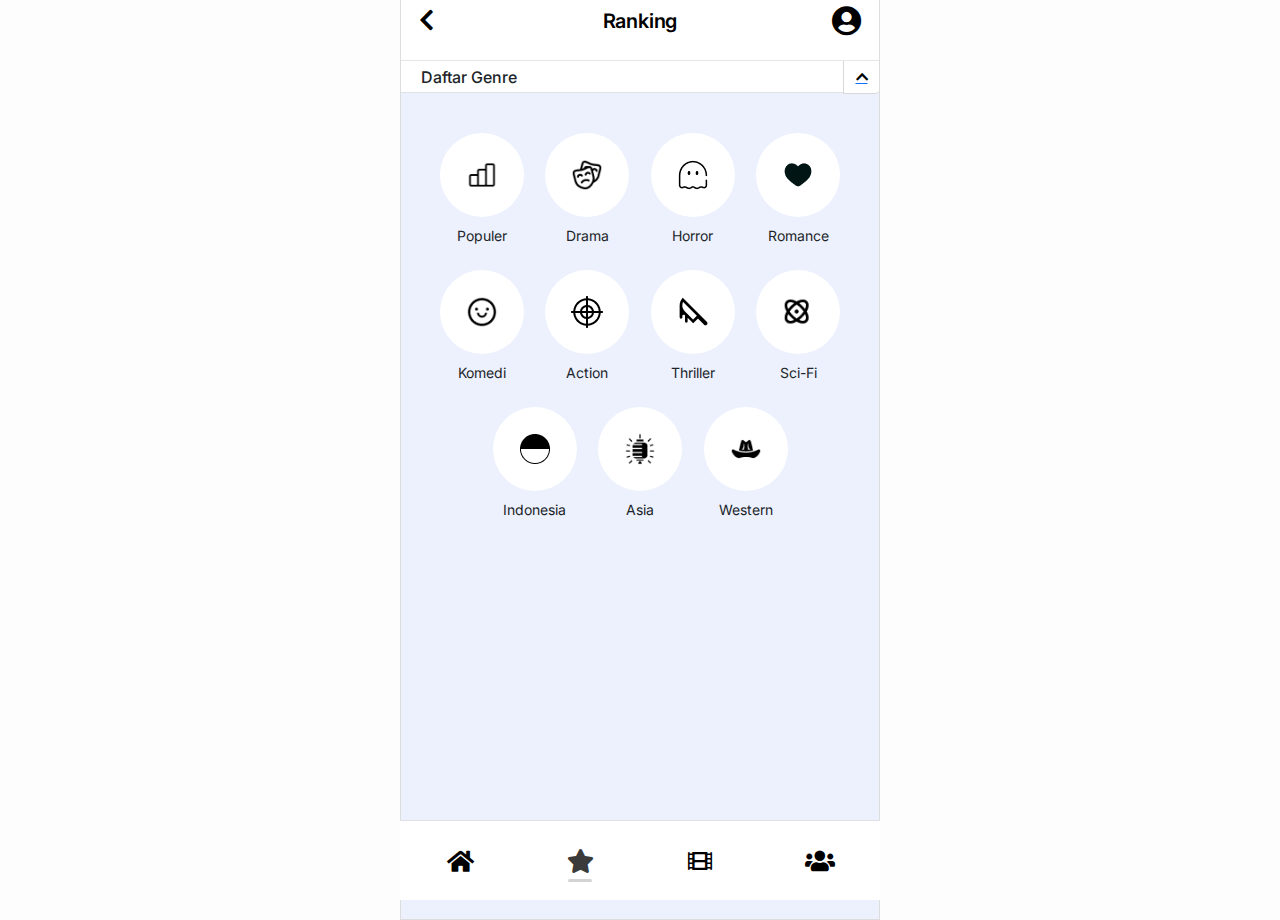
<file: Watchers/AllGenre.html>
<!DOCTYPE html>
<html lang="en">

<head>
    <meta charset="utf-8" />
    <meta content="width=device-width, initial-scale=1" name="viewport" />
    <title>All Genre</title>
    <link href="https://cdn.jsdelivr.net/npm/bootstrap@5.3.0/dist/css/bootstrap.min.css" rel="stylesheet" />
    <link href="https://cdnjs.cloudflare.com/ajax/libs/font-awesome/5.15.3/css/all.min.css" rel="stylesheet" />
    <link href="https://cdn.jsdelivr.net/npm/bootstrap-icons@1.10.5/font/bootstrap-icons.css" rel="stylesheet" />
    <link href="https://fonts.googleapis.com/css2?family=Inter:wght@400;500;600;700&display=swap" rel="stylesheet" />
    <link href="styleale.css" rel="stylesheet" />
</head>

<body>
    <div class="container-ranking" role="main" aria-label="Ranking container" style="margin:0 auto;">
        <!-- Header -->
        <header class="header-ranking">
            <button aria-label="Back" class="icon-btn back-icon">
                <i class="fas fa-chevron-left"></i>
            </button>
            <div class="title">Ranking</div>
            <button aria-label="Profile" class="icon-btn profile-icon">
                <i class="fas fa-user-circle"></i>
            </button>
        </header>
        <!-- Genre tabs -->
        <div class="genre-tabs-wrapper d-flex align-items-center border-bottom position-relative overflow-auto"
            style="height:32px; font-weight: 500; font-size: medium;">
            Daftar Genre
        </div>
        <a href="RankingPagePopular.html" class="chevron-down-btn" aria-label="More genres">
            <i class="fas fa-chevron-up"></i>
        </a>
        <main class="content-bg" tabindex="0">
            <div class="container">
                <div class="row row-cols-4 g-4 justify-content-center genre-grid"
                    style="margin:16px;">
                    <div class="col d-flex flex-column align-items-center text-center p-0">
                        <span
                            class="rounded-circle bg-white d-flex align-items-center justify-content-center mb-2 genre-btn"
                            style="width:84px;height:84px;" role="button" tabindex="0">
                            <img src="GenreIcon/Popular.png" alt="Populer" width="32" height="32" />
                        </span>
                        <span class="small">Populer</span>
                    </div>
                    <div class="col d-flex flex-column align-items-center text-center p-0">
                        <span
                            class="rounded-circle bg-white d-flex align-items-center justify-content-center mb-2 genre-btn"
                            style="width:84px;height:84px;" role="button" tabindex="0">
                            <img src="GenreIcon/Drama.png" alt="Drama" width="32" height="32" />
                        </span>
                        <span class="small">Drama</span>
                    </div>
                    <div class="col d-flex flex-column align-items-center text-center p-0">
                        <span
                            class="rounded-circle bg-white d-flex align-items-center justify-content-center mb-2 genre-btn"
                            style="width:84px;height:84px;" role="button" tabindex="0">
                            <img src="GenreIcon/Horror.png" alt="Horror" width="32" height="32" />
                        </span>
                        <span class="small">Horror</span>
                    </div>
                    <div class="col d-flex flex-column align-items-center text-center p-0">
                        <span
                            class="rounded-circle bg-white d-flex align-items-center justify-content-center mb-2 genre-btn"
                            style="width:84px;height:84px;" role="button" tabindex="0">
                            <img src="GenreIcon/Romance.png" alt="Populer" width="32" height="32" />
                        </span>
                        <span class="small text-primary-romance">Romance</span>
                    </div>
                    <div class="col d-flex flex-column align-items-center text-center p-0">
                        <span
                            class="rounded-circle bg-white d-flex align-items-center justify-content-center mb-2 genre-btn"
                            style="width:84px;height:84px;" role="button" tabindex="0">
                            <img src="GenreIcon/Comedy.png" alt="Komedi" width="32" height="32" />
                        </span>
                        <span class="small">Komedi</span>
                    </div>
                    <div class="col d-flex flex-column align-items-center text-center p-0">
                        <span
                            class="rounded-circle bg-white d-flex align-items-center justify-content-center mb-2 genre-btn"
                            style="width:84px;height:84px;" role="button" tabindex="0">
                            <img src="GenreIcon/Action.png" alt="Action" width="32" height="32" />
                        </span>
                        <span class="small">Action</span>
                    </div>
                    <div class="col d-flex flex-column align-items-center text-center p-0">
                        <span
                            class="rounded-circle bg-white d-flex align-items-center justify-content-center mb-2 genre-btn"
                            style="width:84px;height:84px;" role="button" tabindex="0">
                            <img src="GenreIcon/Thriller.png" alt="Thriller" width="32" height="32" />
                        </span>
                        <span class="small">Thriller</span>
                    </div>
                    <div class="col d-flex flex-column align-items-center text-center p-0">
                        <span
                            class="rounded-circle bg-white d-flex align-items-center justify-content-center mb-2 genre-btn"
                            style="width:84px;height:84px;" role="button" tabindex="0">
                            <img src="GenreIcon/SciFi.png" alt="Sci-Fi" width="32" height="32" />
                        </span>
                        <span class="small">Sci-Fi</span>
                    </div>
                    <div class="col d-flex flex-column align-items-center text-center p-0">
                        <span
                            class="rounded-circle bg-white d-flex align-items-center justify-content-center mb-2 genre-btn"
                            style="width:84px;height:84px;" role="button" tabindex="0">
                            <img src="GenreIcon/Indonesia.png" alt="Populer" width="32" height="32" />
                        </span>
                        <span class="small">Indonesia</span>
                    </div>
                    <div class="col d-flex flex-column align-items-center text-center p-0">
                        <span
                            class="rounded-circle d-flex align-items-center justify-content-center mb-2 bg-white genre-btn"
                            style="width:84px;height:84px;" role="button" tabindex="0">
                            <img src="GenreIcon/Asian.png" alt="Asia" width="32" height="32" />
                        </span>
                        <span class="small">Asia</span>
                    </div>
                    <div class="col d-flex flex-column align-items-center text-center p-0">
                        <span
                            class="rounded-circle bg-white d-flex align-items-center justify-content-center mb-2 genre-btn"
                            style="width:84px;height:84px;" role="button" tabindex="0">
                            <img src="GenreIcon/Western.png" alt="Western" width="32" height="32" />
                        </span>
                        <span class="small">Western</span>
                    </div>
                </div>
            </div>
            <!-- Bottom navigation -->
            <div id="bottom-navbar"></div>
        </main>
        <script>
            fetch('BottomNavbar.html')
                .then(res => res.text())
                .then(html => {
                    document.getElementById('bottom-navbar').innerHTML = html;
                    // ni harus dijalanin ulang yang di navbarnya karna script pakai set inner htmml ndak otomatis dijalankan sama browser
                    var scripts = document.getElementById('bottom-navbar').getElementsByTagName('script');
                    for (var i = 0; i < scripts.length; i++) {
                        eval(scripts[i].innerText);
                    }
                });
        </script>
</body>
</html>
</file>
<file: Watchers/styleale.css>
html,
body {
    height: 100%;
    margin: 0;
    padding: 0;
}

body {
    height: 100vh;
    overflow: hidden;
}

.container-ranking {
    height: 100vh;
    display: flex;
    flex-direction: column;
    position: relative;
    padding: 0;
    margin: 0 auto;
}

.scrollable-content {
    flex: 1 1 auto;
    overflow-y: auto;
    padding-bottom: 90px !important;
    scrollbar-width: none; 
    -ms-overflow-style: none; 
}

.scrollable-content::-webkit-scrollbar {
    display: none;
}

.top-video-overlay .logo {
    position: absolute;
    top: 4px;
    left: 4px;
}

html,
body {
    height: 100%;
    margin: 0;
    font-family: "Inter", sans-serif;
    background: #fdfdfd;
    display: flex;
    justify-content: center;
    align-items: center;
}

.container-ranking {
    width: 480px !important;
    height: 940px !important;
    margin: 0 auto !important;
    background: #fdfdfd;
    box-sizing: border-box;
    display: flex;
    flex-direction: column;
    border: 1px solid #ddd;
    overflow: hidden;
    position: relative;
    overflow: visible;
}

.header-ranking {
    background: #fff;
    height: 80px;
    width: 100%;
    border-bottom: 1px solid #e6e6e6;
    display: flex;
    align-items: center;
    justify-content: center;
    position: relative;
    flex-shrink: 0;
    z-index: 20;
}

.header-ranking .title {
    font-weight: 600;
    font-size: 20px;
    line-height: 150%;
    letter-spacing: -0.01em;
    text-align: center;
    color: #000;
}

.header-ranking .icon-btn {
    position: absolute;
    top: 50%;
    transform: translateY(-50%);
    background: none;
    border: none;
    cursor: pointer;
    z-index: 21;
    color: #000;
}

.header-ranking .back-icon {
    left: 12px;
    font-size: 24px;
}

.header-ranking .profile-icon {
    right: 12px;
    font-size: 30px;
}

.genre-tabs-wrapper {
    background: #fff;
    border-bottom: 1px solid #d8d8d8;
    height: 33px;
    display: flex;
    align-items: center;
    padding-left: 20px;
    overflow-x: auto;
    scrollbar-width: none;
    -ms-overflow-style: none;
    z-index: 15;
    position: relative;
}

.genre-tabs-wrapper::-webkit-scrollbar {
    display: none;
}

.genre-tabs {
    display: flex;
    gap: 8px;
    white-space: nowrap;
    flex-shrink: 0;
    margin-right: 40px;
    /* beri ruang agar tidak tertutup chevron */
}

.genre-tabs .nav-link {
    font-weight: 500;
    font-size: 12px;
    line-height: 135%;
    letter-spacing: -0.01em;
    color: #8d8d8d;
    padding: 0 10px;
    border: none;
    border-bottom: 2px solid transparent;
    height: 31px;
    display: flex;
    align-items: center;
    justify-content: center;
    white-space: nowrap;
    flex-shrink: 0;
    cursor: pointer;
    background: none;
}

.genre-tabs .nav-link.active {
    color: #000;
    border-bottom: 2px solid #000;
    font-weight: 600;
}

.chevron-down-btn {
    position: absolute;
    right: 0;
    top: 80px;
    width: 36px;
    height: 33px;
    background: #fff;
    border: none;
    cursor: pointer;
    display: flex;
    align-items: center;
    justify-content: center;
    box-shadow: -8px 0 8px -6px rgba(255, 255, 255, 1);
    z-index: 50;
    border-radius: 0 4px 4px 0;
    padding: 0;
    border-left: 1px solid #d8d8d8;
    border-bottom: 1px solid #d8d8d8;
}

.chevron-down-btn i {
    font-size: 14px;
    color: #000;
    /* Ubah warna jadi hitam */
}

.content-bg {
    background-color: #ecf1fd;
    padding: 0 0 20px 0;
    flex-grow: 1;
    overflow-y: auto;
    -webkit-overflow-scrolling: touch;
    position: relative;
    scrollbar-width: none; /* Firefox */
    -ms-overflow-style: none; /* IE 10+ */
}

.content-bg::-webkit-scrollbar {
    display: none; /* Chrome, Safari, Opera */
}

.first-item {
    display: flex;
    gap: 16px;
    margin-bottom: 24px;
    background: #fff;
    padding: 16px 24px 24px 24px;
    box-shadow: 0 0 6px rgb(0 0 0 / 0.05);
    width: 100%;
    box-sizing: border-box;
    border-bottom: 1px solid #d8d8d8;
}

.first-item img {
    width: 90px;
    height: 140px;
    object-fit: cover;
    border-radius: 5px;
    flex-shrink: 0;
}

.first-item .info {
    flex: 1;
    display: flex;
    flex-direction: column;
    justify-content: flex-start;
}

.first-item .title {
    padding-top: 12px;
    font-weight: 500;
    font-size: 20px;
    line-height: 135%;
    letter-spacing: -0.01em;
    color: #000;
    margin-bottom: 4px;
}

.first-item .sub-info {
    font-weight: 500;
    font-size: 12px;
    line-height: 135%;
    letter-spacing: -0.01em;
    color: #8d8d8d;
    display: flex;
    align-items: center;
    gap: 4px;
    margin-bottom: 8px;
}

.first-item .sub-info .imdb {
    color: #4169e1;
    display: flex;
    align-items: center;
    gap: 4px;
}

.first-item .desc {
    font-weight: 500;
    font-size: 12px;
    line-height: 135%;
    letter-spacing: -0.01em;
    color: #8d8d8d;
    max-width: 244px;
}

.first-item.hoverable-card {
    transition: box-shadow 0.2s, transform 0.2s;
    cursor: pointer;
}

.first-item.hoverable-card:hover {
    box-shadow: 0 4px 16px rgba(0,0,0,0.10);
    transform: translateY(-2px) scale(1.01);
    background: #f0f6ff;
}

.ranking-list {
    padding: 0;
    margin: 0;
    list-style: none;
}

.list-item {
    background: #ecf1fd;
    border-radius: 2px;
    padding: 8px 8px 8px 12px;
    display: flex;
    align-items: center;
    margin: 0 16px 12px 16px;
    position: relative;
    height: 90px;
}

.list-item .rank {
    font-weight: 600;
    font-size: 14px;
    line-height: 135%;
    letter-spacing: -0.01em;
    color: #000;
    width: 20px;
    position: absolute;
    left: 12px;
    top: 50%;
    transform: translateY(-50%);
}

.list-item img.poster {
    width: 60px;
    height: 90px;
    border-radius: 2px;
    object-fit: cover;
    margin-left: 40px;
    flex-shrink: 0;
}

.list-item .info {
    margin-left: 16px;
    flex: 1;
    display: flex;
    flex-direction: column;
    justify-content: center;
}

.list-item .title {
    font-weight: 500;
    font-size: 16px;
    line-height: 135%;
    letter-spacing: -0.01em;
    color: #000;
    margin-bottom: 4px;
}

.list-item .sub-info {
    font-weight: 500;
    font-size: 12px;
    line-height: 135%;
    letter-spacing: -0.01em;
    color: #8d8d8d;
    display: flex;
    align-items: center;
    gap: 4px;
}

.list-item .sub-info .imdb {
    color: #4169e1;
    display: flex;
    align-items: center;
    gap: 4px;
}

.bottom-nav {
    background: #fff;
    height: 80px;
    border-top: 1px solid #dadada;
    display: flex;
    justify-content: space-around;
    align-items: center;
    font-size: 24px;
    color: #000;
    flex-shrink: 0;
    user-select: none;
    position: fixed;
    left: 0;
    right: 0;
    bottom: 0;
    z-index: 100;
    width: 100vw;
    max-width: 480px;
    margin: 0 auto;
}

.bottom-nav button {
    background: none;
    border: none;
    color: inherit;
    cursor: pointer;
    display: flex;
    align-items: center;
    justify-content: center;
    width: 32px;
    height: 32px;
    padding: 0;
}

.genre-icon-wrapper {
    width: 48px;
    height: 48px;
    border-radius: 50%;
    background-color: #f5f5f5;
    display: flex;
    align-items: center;
    justify-content: center;
    margin-bottom: 8px;
}

.genre-icon {
    width: 48px;
    height: 48px;
}

.genre-label {
    font-size: 0.875rem;
}

.genre-btn {
    cursor: pointer;
    transition: box-shadow 0.2s;
}

.genre-btn:focus,
.genre-btn:hover {
    box-shadow: 0 0 0 2px #b3b3b3;
    background: #e6e6e6 !important;
    outline: none;
}

.status-bar {
    font-weight: 600;
    font-size: 0.875rem;
    padding: 0.5rem 1rem;
    display: flex;
    justify-content: space-between;
    align-items: center;
}

.status-bar i {
    margin-left: 0.3rem;
}

.top-video-area {
    position: relative;
    width: 100%;
    aspect-ratio: 16 / 9;
    overflow: hidden;
    background: none;
}

.top-video-area video {
    width: 100%;
    height: 100%;
    object-fit: cover;
    background: #000;
}

.top-video-area iframe {
    width: 100%;
    height: 100%;
    display: block;
    border: none;
    background: none;
    aspect-ratio: 16 / 9;
}

.top-video-overlay {
    position: absolute;
    top: 16px;
    left: 16px;
    z-index: 2;
    /* pointer-events: none; jika ingin klik tembus ke video, tapi biarkan pointer-events: auto untuk tombol */
}

.top-video-overlay .logo {
    position: absolute;
    top: 4px;
    left: 4px;
    font-weight: 800;
    font-size: 2rem;
    color: #e50914;
    user-select: none;
    display: flex;
    align-items: center;
    gap: 0.5rem;
    pointer-events: auto;
}

.top-video-overlay .logo button {
    background: transparent;
    border: 1.5px solid white;
    border-radius: 50%;
    color: white;
    width: 32px;
    height: 32px;
    display: flex;
    align-items: center;
    justify-content: center;
    font-size: 1rem;
    cursor: pointer;
    padding: 0;
}

.top-video-overlay .trailer-text {
    position: absolute;
    bottom: 1.5rem;
    left: 1rem;
    font-weight: 800;
    font-size: 2.5rem;
    display: flex;
    align-items: center;
    gap: 0.75rem;
    border-left: 4px solid #e50914;
    padding-left: 0.5rem;
    user-select: none;
}

.top-video-overlay .trailer-text button {
    background: transparent;
    border: 2px solid white;
    border-radius: 50%;
    color: white;
    width: 48px;
    height: 48px;
    display: flex;
    align-items: center;
    justify-content: center;
    font-size: 1.25rem;
    cursor: pointer;
    padding: 0;
}

.movie-info {
    padding: 2rem;
    background: white;
    display: flex;
    gap: 1rem;
}

.movie-info img {
    width: 120px;
    height: 160px;
    object-fit: cover;
    border-radius: 0.5rem;
    flex-shrink: 0;
}

.movie-info .details {
    flex-grow: 1;
}

.movie-info .details h1 {
    font-weight: 600;
    font-size: 1.5rem;
    margin-bottom: 0.5rem;
}

.movie-info .details .row>div:first-child {
    color: #6c757d;
    font-weight: 600;
    font-size: 0.875rem;
}

.movie-info .details .row>div:last-child {
    font-weight: 400;
    font-size: 0.875rem;
}

.rating-section {
    border-top: 1px solid #ddd;
    border-bottom: 1px solid #ddd;
    display: flex;
    text-align: center;
    font-size: 0.75rem;
    color: black;
    user-select: none;
}

.rating-section>div {
    flex: 1;
    padding: 0.75rem 0;
    border-left: 1px solid #ddd;
    display: flex;
    flex-direction: column;
    align-items: center;
    justify-content: center;
    gap: 0.25rem;
}

.rating-section>div:first-child {
    border-left: none;
}

.rating-section i {
    font-size: 1.25rem;
    color: black;
}

.rating-stars {
    font-size: 1.25rem;
    line-height: 1;
    color: black;
}

.rating-stars .far {
    color: #bbb;
}

.reviews-heading {
    font-weight: 600;
    font-size: 1.125rem;
    margin: 1rem 1rem 0.5rem 1rem;
}

.review-card {
    border-radius: 0.75rem;
    margin: 0 1rem 1rem 1rem;
    padding: 1rem;
    display: flex;
    gap: 1rem;
}

.review-card .avatar {
    width: 48px;
    height: 48px;
    border-radius: 50%;
    background: white;
    border: 1px solid #c3b4ff;
    flex-shrink: 0;
}

.review-card .content {
    flex-grow: 1;
}

.review-card .content .name {
    font-weight: 600;
    font-size: 1rem;
    color: black;
}

.review-card .content .sub {
    font-weight: 600;
    font-size: 0.75rem;
    color: #6c757d;
}

.review-card .content .stars {
    color: #2563eb;
    font-size: 0.875rem;
    margin-top: 0.25rem;
    display: flex;
    align-items: center;
    gap: 0.25rem;
}

.review-card .content .stars .far {
    color: #bbb;
}

.review-card .content .time {
    font-weight: 400;
    font-size: 0.75rem;
    color: #9ca3af;
    margin-left: 0.5rem;
}

.review-card .content p {
    margin-top: 0.25rem;
    font-weight: 600;
    font-size: 0.875rem;
    color: black;
    line-height: 1.2;
}

@media (max-width: 480px) {
    .bottom-nav {
        max-width: 100vw;
    }
    .container-ranking {
        max-width: 100vw !important;
        width: 100vw !important;
    }
}
</file>
